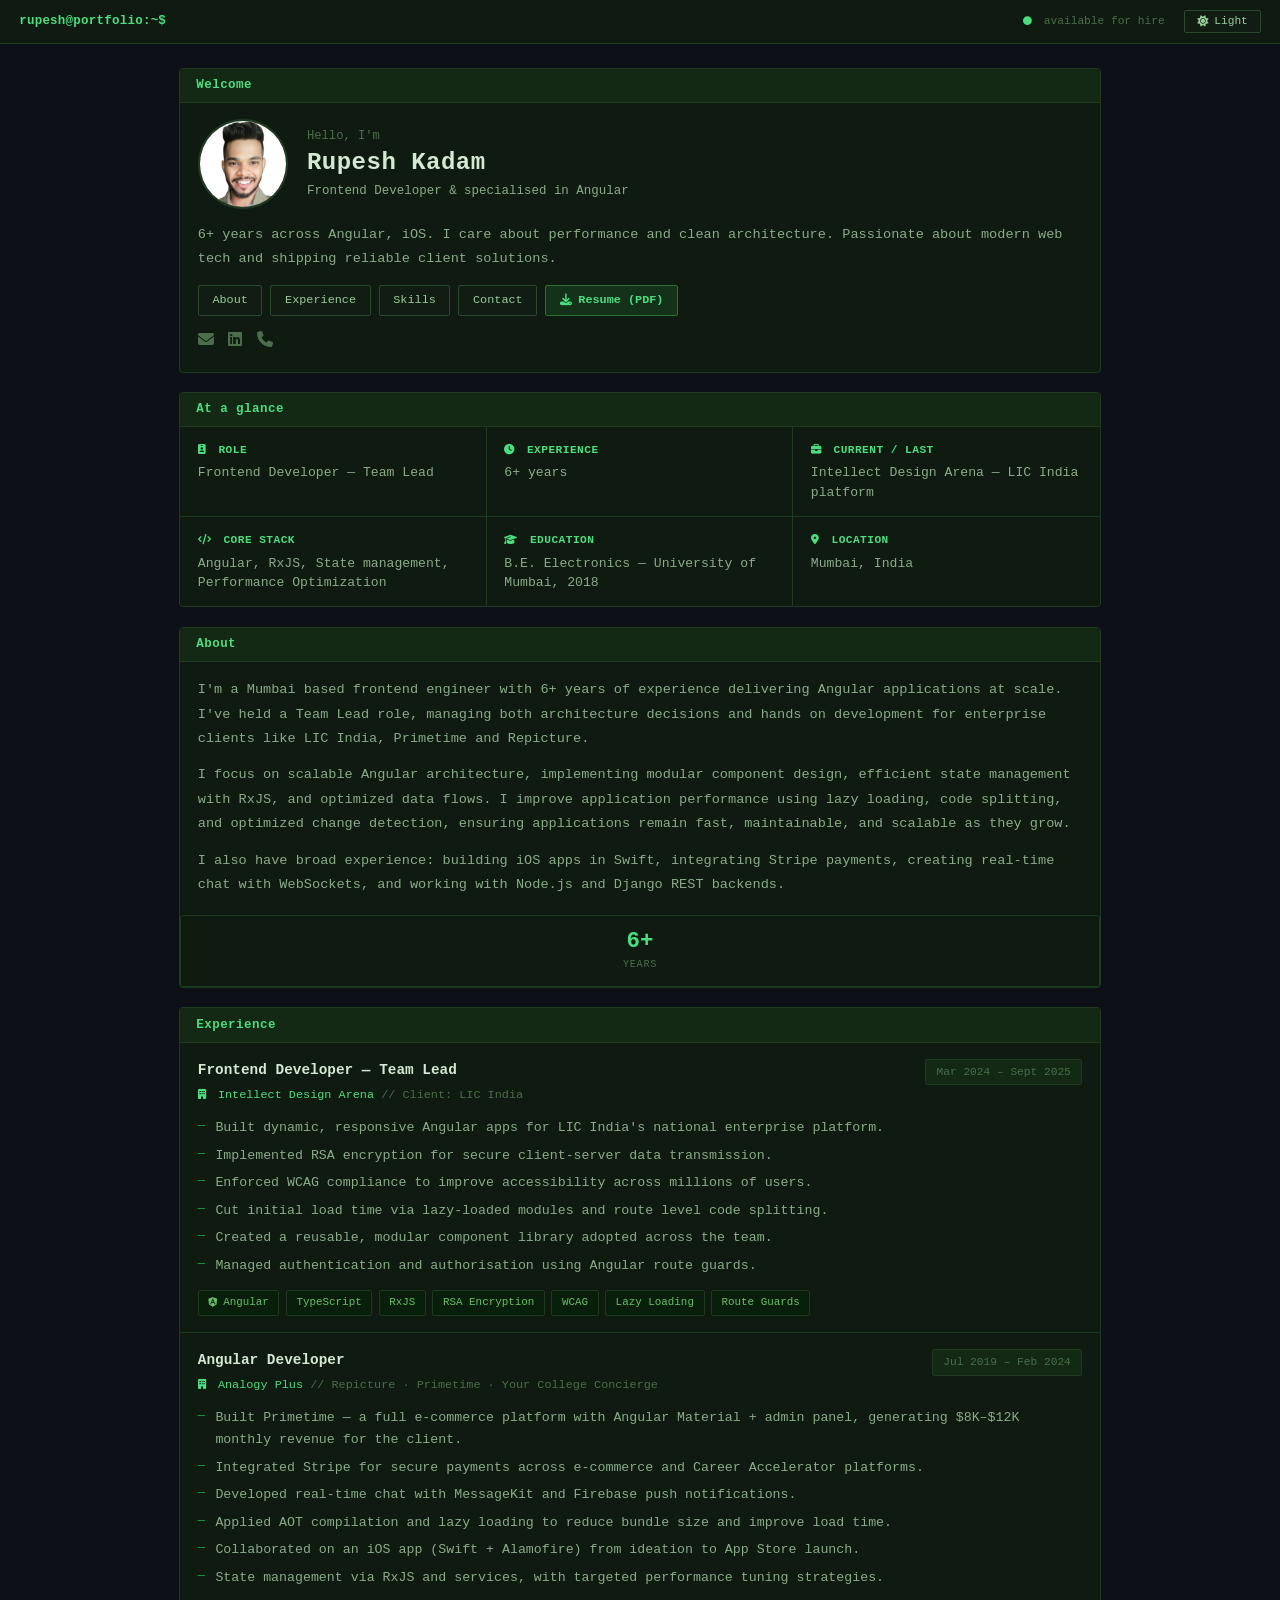
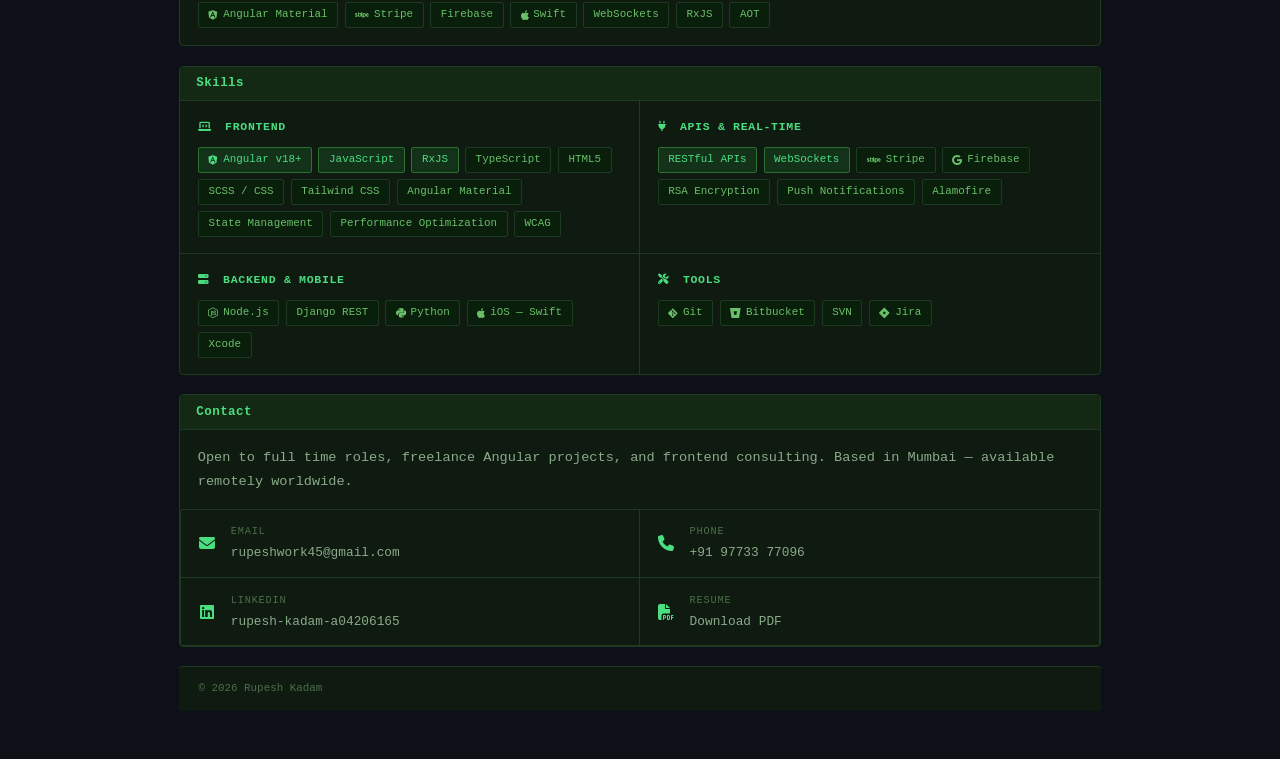
<file: index.html>
<!DOCTYPE html>
<html lang="en" data-theme="dark">

<head>
  <meta charset="UTF-8" />
  <meta name="viewport" content="width=device-width, initial-scale=1.0" />
  <link rel="icon" type="image/png" href="/favicon.png">
  <title>Rupesh Kadam — Senior Angular Developer</title>

  <meta name="description"
    content="Senior Frontend Developer with 6+ years across Angular and iOS. Experienced in scalable frontend architecture, RxJS state management, and performance optimization.">

  <!-- Open Graph -->
  <meta property="og:title" content="Rupesh Kadam — Senior Angular Developer">
  <meta property="og:site_name" content="Rupesh Kadam Portfolio">
  <meta property="og:description"
    content="Senior Frontend Developer with 6+ years across Angular and iOS. Expert in scalable frontend architecture, RxJS, and high-performance applications.">
  <meta property="og:type" content="website">
  <meta property="og:image:width" content="400">
  <meta property="og:image:height" content="400"> 
  <meta property="og:url" content="https://rupeshkadam.com">

  <meta property="og:image" content="https://rupeshkadam.com/rupesh.png">
  <meta property="og:image:secure_url" content="https://rupeshkadam.com/rupesh.png">
  <meta property="og:image:type" content="image/png">
  <meta property="og:image:width" content="400">
  <meta property="og:image:height" content="400">
 
  <!-- Twitter -->
  <meta name="twitter:card" content="summary_large_image">
  <meta name="twitter:title" content="Rupesh Kadam — Senior Angular Developer">
  <meta name="twitter:description"
    content="Senior Frontend Developer with 6+ years across Angular and iOS. Expert in scalable frontend architecture, RxJS, and high-performance applications.">
  <meta name="twitter:image" content="https://rupeshkadam.com/rupesh.png">
  <link rel="stylesheet" href="https://cdnjs.cloudflare.com/ajax/libs/font-awesome/6.5.1/css/all.min.css" />
  <link rel="stylesheet" href="style2.css" />
</head>

<body>
  <canvas id="matrix-bg"></canvas>
  <!-- ░░ HEADER BAR ░░ -->
  <div class="topbar">
    <span class="topbar-name">rupesh@portfolio:~$</span>
    <div class="topbar-right">
      <span class="topbar-status"><i class="fa-solid fa-circle"></i> available for hire</span>
      <button id="themeToggle" class="theme-toggle">
        <i class="fa-solid fa-sun" id="themeIcon"></i>
        <span id="themeLabel">Light</span>
      </button>
    </div>
  </div>

  <main>

    <!-- ░░ SECTION: WELCOME ░░ -->
    <section class="card" id="welcome">
      <div class="card-label">Welcome</div>
      <div class="welcome-top">
        <img src="rupesh.jpg" alt="Rupesh Kadam" class="avatar" />
        <div class="welcome-intro">
          <p class="hello-line">Hello, I'm</p>
          <h1 class="name">Rupesh Kadam</h1>
          <p class="tagline">Frontend Developer &amp; specialised in Angular</p>
        </div>
      </div>
      <p class="bio">
        6+ years across Angular, iOS. I care about performance and clean architecture. Passionate about modern web tech
        and shipping reliable client solutions.
      </p>
      <div class="btn-row">
        <a href="#about" class="btn">About</a>
        <a href="#experience" class="btn">Experience</a>
        <a href="#skills" class="btn">Skills</a>
        <a href="#contact" class="btn">Contact</a>
        <a href="rupeshresume2026.pdf" download class="btn btn-accent"><i class="fa-solid fa-download"></i> Resume
          (PDF)</a>
      </div>
      <div class="social-row">
        <a href="mailto:rupeshwork45@gmail.com" title="Email"><i class="fa-solid fa-envelope"></i></a>
        <a href="https://www.linkedin.com/in/rupesh-kadam-a04206165/" target="_blank" title="LinkedIn"><i
            class="fa-brands fa-linkedin"></i></a>
        <a href="tel:+919773377096" title="Phone"><i class="fa-solid fa-phone"></i></a>
      </div>
    </section>

    <!-- ░░ SECTION: AT A GLANCE ░░ -->
    <section class="card" id="glance">
      <div class="card-label">At a glance</div>
      <div class="glance-grid">
        <div class="glance-item">
          <span class="gi-key"><i class="fa-solid fa-id-badge"></i> Role</span>
          <span class="gi-val">Frontend Developer — Team Lead</span>
        </div>
        <div class="glance-item">
          <span class="gi-key"><i class="fa-solid fa-clock"></i> Experience</span>
          <span class="gi-val">6+ years</span>
        </div>
        <div class="glance-item">
          <span class="gi-key"><i class="fa-solid fa-briefcase"></i> Current / Last</span>
          <span class="gi-val">Intellect Design Arena — LIC India platform</span>
        </div>
        <div class="glance-item">
          <span class="gi-key"><i class="fa-solid fa-code"></i> Core Stack</span>
          <span class="gi-val">Angular, RxJS, State management, Performance Optimization</span>
        </div>
        <div class="glance-item">
          <span class="gi-key"><i class="fa-solid fa-graduation-cap"></i> Education</span>
          <span class="gi-val">B.E. Electronics — University of Mumbai, 2018</span>
        </div>
        <div class="glance-item">
          <span class="gi-key"><i class="fa-solid fa-location-dot"></i> Location</span>
          <span class="gi-val">Mumbai, India</span>
        </div>
      </div>
    </section>

    <!-- ░░ SECTION: ABOUT ░░ -->
    <section class="card" id="about">
      <div class="card-label">About</div>
      <p class="body-text">
        I'm a Mumbai based frontend engineer with 6+ years of experience delivering Angular applications at scale. I've
        held a Team Lead role, managing both architecture decisions and hands on development for enterprise clients like
        LIC India, Primetime and Repicture.
      </p>
      <p class="body-text">
        I focus on scalable Angular architecture, implementing modular component design, efficient state management with
        RxJS, and optimized data flows. I improve application performance using lazy loading, code splitting, and
        optimized change detection, ensuring applications remain fast, maintainable, and scalable as they grow.
      </p>
      <p class="body-text">
        I also have broad experience: building iOS apps in Swift, integrating Stripe payments, creating real-time chat
        with WebSockets, and working with Node.js and Django REST backends.
      </p>

      <div class="stats-row">
        <div class="stat">
          <span class="stat-n">6+</span>
          <span class="stat-l">Years</span>
        </div>
        <!-- <div class="stat-div"></div>
        <div class="stat">
          <span class="stat-n">5+</span>
          <span class="stat-l">Clients</span>
        </div> -->
        <!-- <div class="stat-div"></div>
        <div class="stat">
          <span class="stat-n">$12K</span>
          <span class="stat-l">Monthly Rev.</span>
        </div>
        <div class="stat-div"></div>
        <div class="stat">
          <span class="stat-n">2</span>
          <span class="stat-l">Platforms</span>
        </div> -->
      </div>
    </section>

    <!-- ░░ SECTION: EXPERIENCE ░░ -->
    <section class="card" id="experience">
      <div class="card-label">Experience</div>

      <div class="exp-block">
        <div class="exp-header">
          <div>
            <p class="exp-role">Frontend Developer — Team Lead</p>
            <p class="exp-company"><i class="fa-solid fa-building"></i> Intellect Design Arena <span>// Client: LIC
                India</span></p>
          </div>
          <span class="exp-period">Mar 2024 – Sept 2025</span>
        </div>
        <ul class="exp-list">
          <li>Built dynamic, responsive Angular apps for LIC India's national enterprise platform.</li>
          <li>Implemented RSA encryption for secure client-server data transmission.</li>
          <li>Enforced WCAG compliance to improve accessibility across millions of users.</li>
          <li>Cut initial load time via lazy-loaded modules and route level code splitting.</li>
          <li>Created a reusable, modular component library adopted across the team.</li>
          <li>Managed authentication and authorisation using Angular route guards.</li>
        </ul>
        <div class="tag-row">
          <span class="tag"><i class="fa-brands fa-angular"></i> Angular</span>
          <span class="tag">TypeScript</span>
          <span class="tag">RxJS</span>
          <span class="tag">RSA Encryption</span>
          <span class="tag">WCAG</span>
          <span class="tag">Lazy Loading</span>
          <span class="tag">Route Guards</span>
        </div>
      </div>

      <div class="exp-divider"></div>

      <div class="exp-block">
        <div class="exp-header">
          <div>
            <p class="exp-role">Angular Developer</p>
            <p class="exp-company"><i class="fa-solid fa-building"></i> Analogy Plus <span>// Repicture · Primetime ·
                Your College Concierge</span></p>
          </div>
          <span class="exp-period">Jul 2019 – Feb 2024</span>
        </div>
        <ul class="exp-list">
          <li>Built Primetime — a full e-commerce platform with Angular Material + admin panel, generating $8K–$12K
            monthly revenue for the client.</li>
          <li>Integrated Stripe for secure payments across e-commerce and Career Accelerator platforms.</li>
          <li>Developed real-time chat with MessageKit and Firebase push notifications.</li>
          <li>Applied AOT compilation and lazy loading to reduce bundle size and improve load time.</li>
          <li>Collaborated on an iOS app (Swift + Alamofire) from ideation to App Store launch.</li>
          <li>State management via RxJS and services, with targeted performance tuning strategies.</li>
        </ul>
        <div class="tag-row">
          <span class="tag"><i class="fa-brands fa-angular"></i> Angular Material</span>
          <span class="tag"><i class="fa-brands fa-stripe"></i> Stripe</span>
          <span class="tag">Firebase</span>
          <span class="tag"><i class="fa-brands fa-apple"></i> Swift</span>
          <span class="tag">WebSockets</span>
          <span class="tag">RxJS</span>
          <span class="tag">AOT</span>
        </div>
      </div>
    </section>

    <!-- ░░ SECTION: SKILLS ░░ -->
    <section class="card" id="skills">
      <div class="card-label">Skills</div>
      <div class="skills-grid">

        <div class="skill-group">
          <p class="sg-title"><i class="fa-solid fa-laptop-code"></i> Frontend</p>
          <div class="tag-row">
            <span class="tag accent"><i class="fa-brands fa-angular"></i> Angular v18+</span>
            <span class="tag accent">JavaScript</span>
            <span class="tag accent">RxJS</span>
            <span class="tag ">TypeScript</span>
            <span class="tag">HTML5</span>
            <span class="tag">SCSS / CSS</span>
            <span class="tag">Tailwind CSS</span>
            <span class="tag">Angular Material</span>
            <span class="tag">State Management</span>
            <span class="tag">Performance Optimization</span>
            <span class="tag">WCAG</span>
          </div>
        </div>

        <div class="skill-group">
          <p class="sg-title"><i class="fa-solid fa-plug"></i> APIs &amp; Real-Time</p>
          <div class="tag-row">
            <span class="tag accent">RESTful APIs</span>
            <span class="tag accent">WebSockets</span>
            <span class="tag"><i class="fa-brands fa-stripe"></i> Stripe</span>
            <span class="tag"><i class="fa-brands fa-google"></i> Firebase</span>
            <span class="tag">RSA Encryption</span>
            <span class="tag">Push Notifications</span>
            <span class="tag">Alamofire</span>
          </div>
        </div>

        <div class="skill-group">
          <p class="sg-title"><i class="fa-solid fa-server"></i> Backend &amp; Mobile</p>
          <div class="tag-row">
            <span class="tag"><i class="fa-brands fa-node-js"></i> Node.js</span>
            <span class="tag">Django REST</span>
            <span class="tag"><i class="fa-brands fa-python"></i> Python</span>
            <span class="tag"><i class="fa-brands fa-apple"></i> iOS — Swift</span>
            <span class="tag">Xcode</span>
          </div>
        </div>

        <div class="skill-group">
          <p class="sg-title"><i class="fa-solid fa-screwdriver-wrench"></i> Tools</p>
          <div class="tag-row">
            <span class="tag"><i class="fa-brands fa-git-alt"></i> Git</span>
            <span class="tag"><i class="fa-brands fa-bitbucket"></i> Bitbucket</span>
            <span class="tag">SVN</span>
            <span class="tag"><i class="fa-brands fa-jira"></i> Jira</span>
          </div>
        </div>

      </div>
    </section>

    <!-- ░░ SECTION: CONTACT ░░ -->
    <section class="card" id="contact">
      <div class="card-label">Contact</div>
      <p class="body-text">Open to full time roles, freelance Angular projects, and frontend consulting. Based in Mumbai
        — available remotely worldwide.</p>

      <div class="contact-grid">
        <a href="mailto:rupeshwork45@gmail.com" class="contact-item">
          <i class="fa-solid fa-envelope ci-icon"></i>
          <div>
            <span class="ci-label">Email</span>
            <span class="ci-val">rupeshwork45@gmail.com</span>
          </div>
        </a>
        <a href="tel:+919773377096" class="contact-item">
          <i class="fa-solid fa-phone ci-icon"></i>
          <div>
            <span class="ci-label">Phone</span>
            <span class="ci-val">+91 97733 77096</span>
          </div>
        </a>
        <a href="https://www.linkedin.com/in/rupesh-kadam-a04206165/" target="_blank" class="contact-item">
          <i class="fa-brands fa-linkedin ci-icon"></i>
          <div>
            <span class="ci-label">LinkedIn</span>
            <span class="ci-val">rupesh-kadam-a04206165</span>
          </div>
        </a>
        <a href="rupeshresume2026.pdf" download class="contact-item">
          <i class="fa-solid fa-file-pdf ci-icon"></i>
          <div>
            <span class="ci-label">Resume</span>
            <span class="ci-val">Download PDF</span>
          </div>
        </a>
      </div>
    </section>

    <!-- ░░ FOOTER ░░ -->
    <div class="footer">
      <span>© 2026 Rupesh Kadam</span>
      <!-- <span>Built with HTML · CSS · JS</span> -->
    </div>

  </main>

  <script src="main2.js"></script>
</body>

</html>
</file>
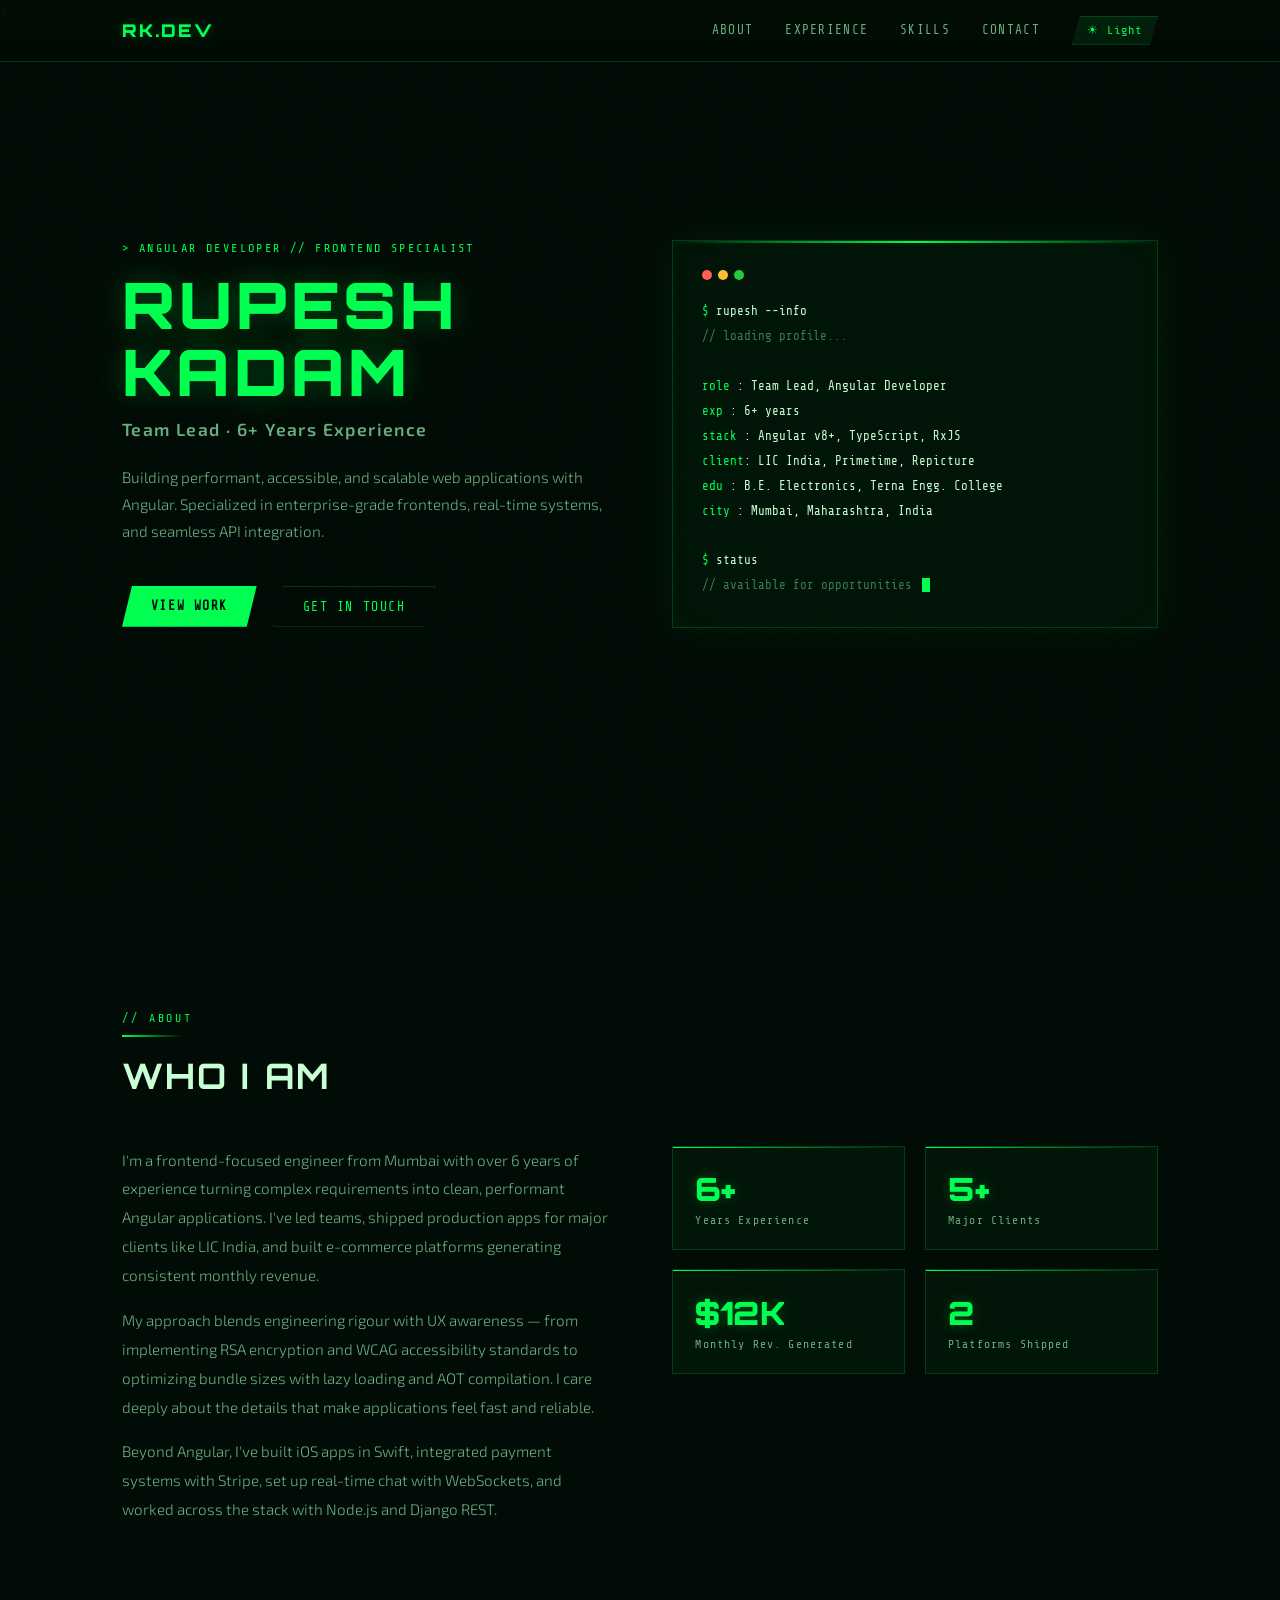
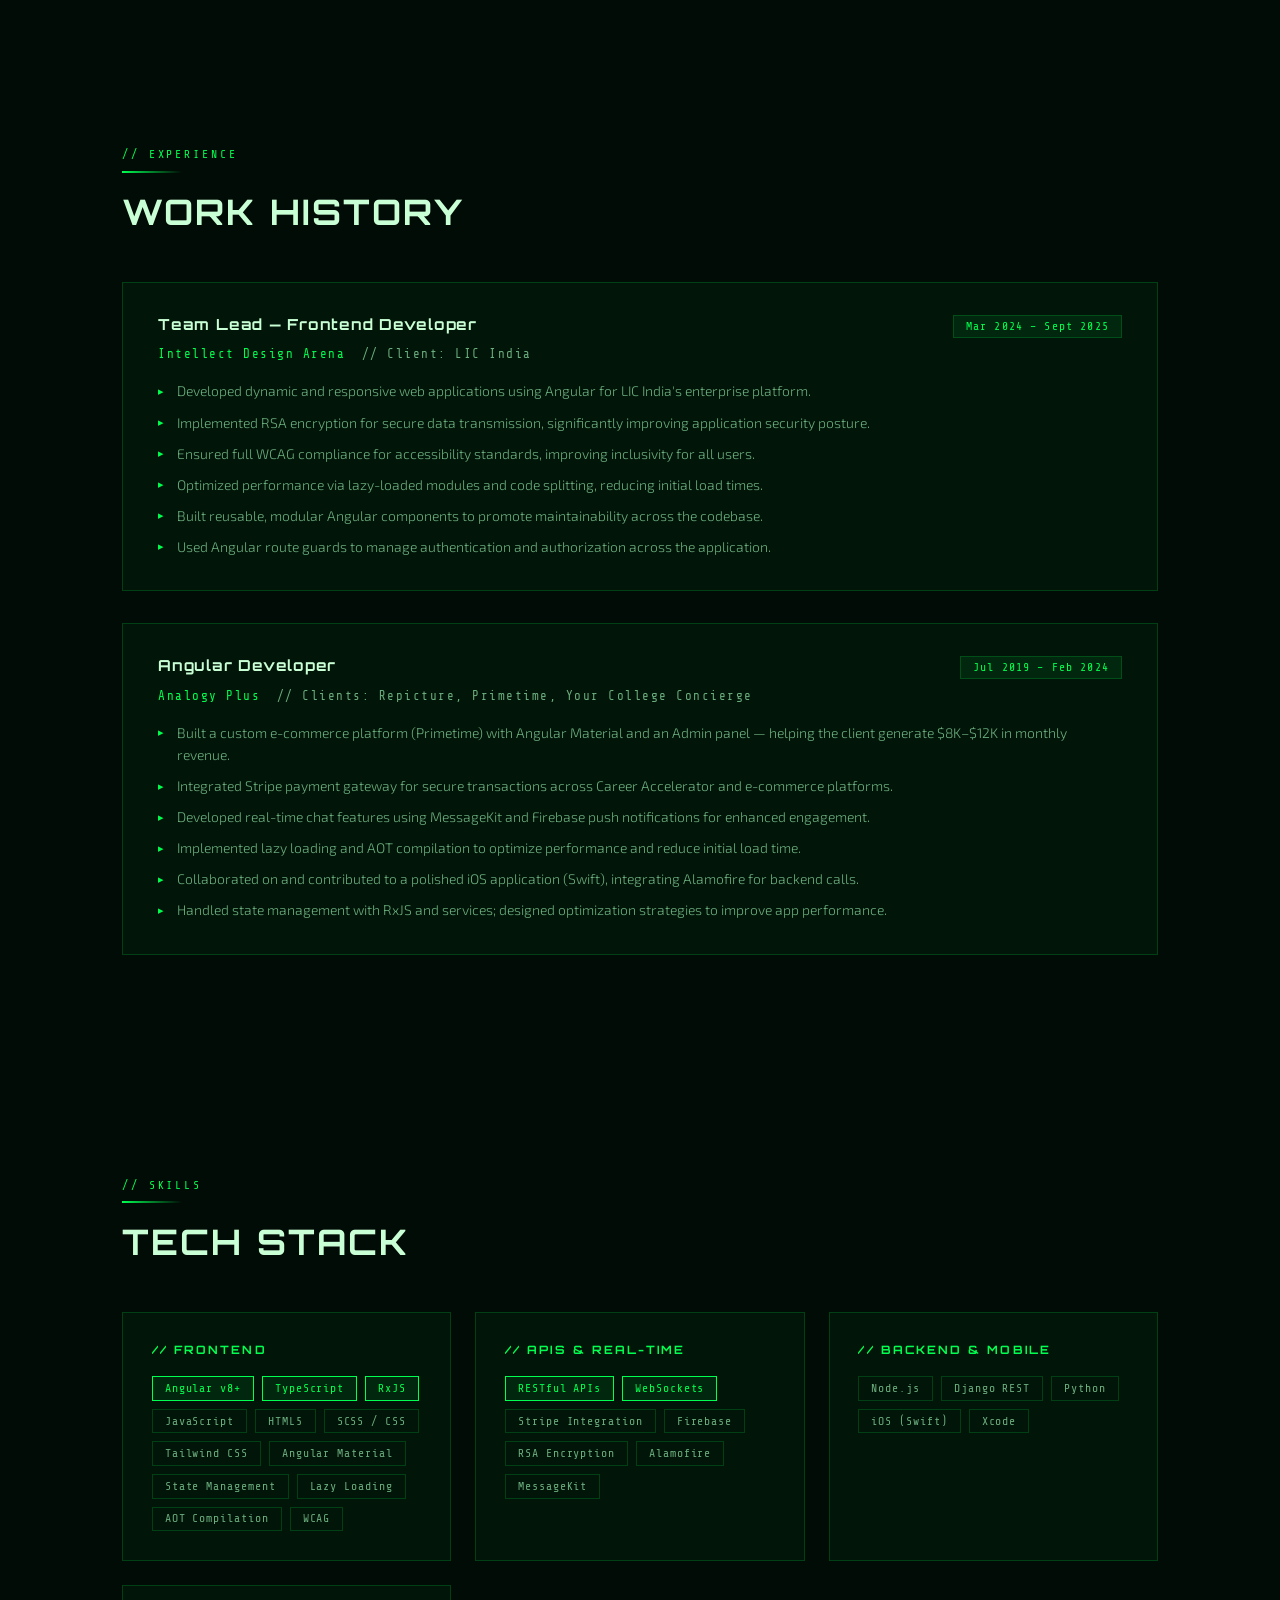
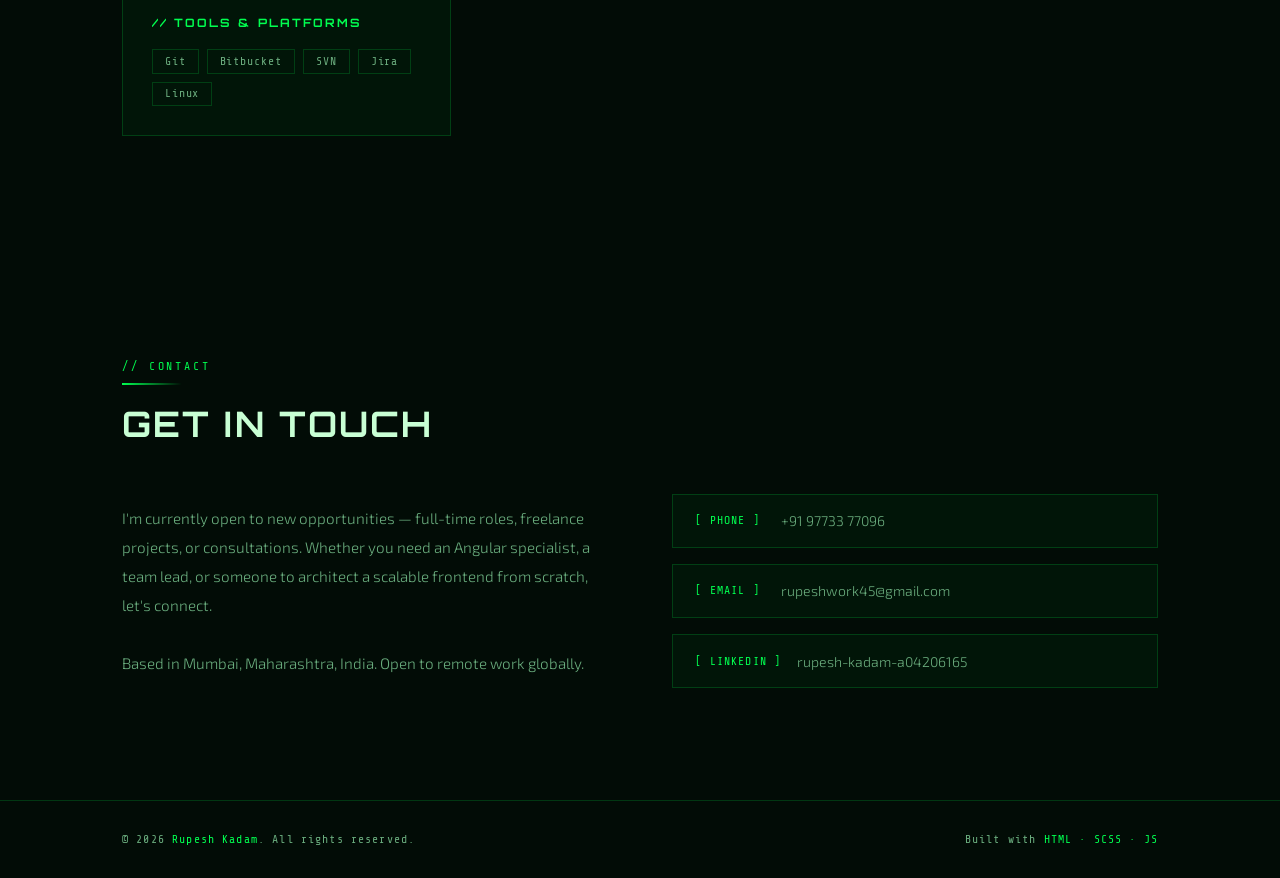
<file: indexmat.html>
<!DOCTYPE html>
<html lang="en" data-theme="dark">
<head>
  <meta charset="UTF-8" />
  <meta name="viewport" content="width=device-width, initial-scale=1.0"/>
  <title>Rupesh Kadam — Angular Developer</title>
  <link rel="preconnect" href="https://fonts.googleapis.com">
  <link href="https://fonts.googleapis.com/css2?family=Share+Tech+Mono&family=Orbitron:wght@400;700;900&family=Exo+2:wght@300;400;600&display=swap" rel="stylesheet">
  <style>
    :root {
      --bg: #020c06;
      --bg2: #040f08;
      --surface: rgba(0,255,80,0.04);
      --surface2: rgba(0,255,80,0.08);
      --border: rgba(0,255,80,0.18);
      --text: #c8ffd4;
      --text-dim: #6aad7e;
      --accent: #00ff50;
      --accent2: #00cc40;
      --glow: rgba(0,255,80,0.25);
      --glow2: rgba(0,255,80,0.08);
      --header-bg: rgba(2,12,6,0.92);
    }
    [data-theme="light"] {
      --bg: #f0fff4;
      --bg2: #e8fef0;
      --surface: rgba(0,120,40,0.06);
      --surface2: rgba(0,120,40,0.12);
      --border: rgba(0,120,40,0.2);
      --text: #0a2e14;
      --text-dim: #2d7a46;
      --accent: #007a28;
      --accent2: #005a1c;
      --glow: rgba(0,120,40,0.2);
      --glow2: rgba(0,120,40,0.06);
      --header-bg: rgba(240,255,244,0.94);
    }

    *, *::before, *::after { box-sizing: border-box; margin: 0; padding: 0; }

    html { scroll-behavior: smooth; }

    body {
      background: var(--bg);
      color: var(--text);
      font-family: 'Exo 2', sans-serif;
      font-weight: 300;
      overflow-x: hidden;
      transition: background 0.4s, color 0.4s;
    }

    /* ── MATRIX CANVAS ── */
    #matrix-bg {
      position: fixed;
      top: 0; left: 0;
      width: 100%; height: 100%;
      z-index: 0;
      opacity: 1;
      pointer-events: none;
    }

    /* ── NOISE OVERLAY ── */
    body::after {
      content: '';
      position: fixed;
      inset: 0;
      background-image: url("data:image/svg+xml,%3Csvg viewBox='0 0 256 256' xmlns='http://www.w3.org/2000/svg'%3E%3Cfilter id='noise'%3E%3CfeTurbulence type='fractalNoise' baseFrequency='0.9' numOctaves='4' stitchTiles='stitch'/%3E%3C/filter%3E%3Crect width='100%25' height='100%25' filter='url(%23noise)' opacity='0.03'/%3E%3C/svg%3E");
      pointer-events: none;
      z-index: 1;
      opacity: 0.4;
    }

    /* ── LAYOUT ── */
    .container {
      max-width: 1100px;
      margin: 0 auto;
      padding: 0 2rem;
      position: relative;
      z-index: 2;
    }

    /* ── HEADER ── */
    header {
      position: fixed;
      top: 0; left: 0; right: 0;
      z-index: 100;
      background: var(--header-bg);
      backdrop-filter: blur(12px);
      border-bottom: 1px solid var(--border);
      padding: 1rem 0;
      transition: background 0.4s;
    }
    header .inner {
      display: flex;
      align-items: center;
      justify-content: space-between;
      max-width: 1100px;
      margin: 0 auto;
      padding: 0 2rem;
    }
    .logo {
      font-family: 'Orbitron', monospace;
      font-weight: 900;
      font-size: 1.1rem;
      color: var(--accent);
      letter-spacing: 0.12em;
      text-shadow: 0 0 12px var(--glow);
    }
    nav { display: flex; align-items: center; gap: 2rem; }
    nav a {
      font-family: 'Share Tech Mono', monospace;
      font-size: 0.8rem;
      color: var(--text-dim);
      text-decoration: none;
      letter-spacing: 0.1em;
      text-transform: uppercase;
      transition: color 0.2s;
      position: relative;
    }
    nav a::after {
      content: '';
      position: absolute;
      bottom: -3px; left: 0; right: 0;
      height: 1px;
      background: var(--accent);
      transform: scaleX(0);
      transition: transform 0.25s;
    }
    nav a:hover { color: var(--accent); }
    nav a:hover::after { transform: scaleX(1); }

    /* Theme Toggle */
    .theme-btn {
      background: var(--surface2);
      border: 1px solid var(--border);
      color: var(--accent);
      font-family: 'Share Tech Mono', monospace;
      font-size: 0.75rem;
      padding: 0.4rem 0.9rem;
      cursor: pointer;
      letter-spacing: 0.1em;
      transition: all 0.2s;
      clip-path: polygon(8px 0%, 100% 0%, calc(100% - 8px) 100%, 0% 100%);
    }
    .theme-btn:hover {
      background: var(--accent);
      color: var(--bg);
      box-shadow: 0 0 18px var(--glow);
    }

    /* ── HERO ── */
    #hero {
      min-height: 100vh;
      display: flex;
      align-items: center;
      padding-top: 5rem;
    }
    .hero-inner {
      display: grid;
      grid-template-columns: 1fr 1fr;
      gap: 4rem;
      align-items: center;
    }
    .hero-badge {
      font-family: 'Share Tech Mono', monospace;
      font-size: 0.75rem;
      color: var(--accent);
      letter-spacing: 0.2em;
      text-transform: uppercase;
      margin-bottom: 1rem;
      opacity: 0;
      animation: fadeUp 0.6s 0.2s forwards;
    }
    .hero-badge::before { content: '> '; }
    .hero-name {
      font-family: 'Orbitron', monospace;
      font-weight: 900;
      font-size: clamp(2.4rem, 5vw, 4rem);
      line-height: 1.05;
      color: var(--accent);
      text-shadow: 0 0 30px var(--glow), 0 0 60px var(--glow2);
      letter-spacing: 0.06em;
      opacity: 0;
      animation: fadeUp 0.6s 0.35s forwards;
    }
    .hero-title {
      font-family: 'Exo 2', sans-serif;
      font-weight: 600;
      font-size: 1.1rem;
      color: var(--text-dim);
      letter-spacing: 0.08em;
      margin-top: 0.75rem;
      opacity: 0;
      animation: fadeUp 0.6s 0.5s forwards;
    }
    .hero-desc {
      margin-top: 1.5rem;
      font-size: 0.95rem;
      line-height: 1.8;
      color: var(--text-dim);
      opacity: 0;
      animation: fadeUp 0.6s 0.65s forwards;
    }
    .hero-ctas {
      display: flex;
      gap: 1rem;
      margin-top: 2.5rem;
      opacity: 0;
      animation: fadeUp 0.6s 0.8s forwards;
    }
    .btn-primary {
      font-family: 'Share Tech Mono', monospace;
      font-size: 0.82rem;
      letter-spacing: 0.12em;
      text-transform: uppercase;
      padding: 0.75rem 1.8rem;
      background: var(--accent);
      color: var(--bg);
      border: none;
      cursor: pointer;
      text-decoration: none;
      display: inline-block;
      clip-path: polygon(10px 0%, 100% 0%, calc(100% - 10px) 100%, 0% 100%);
      transition: all 0.2s;
      font-weight: 600;
    }
    .btn-primary:hover {
      background: var(--accent2);
      box-shadow: 0 0 24px var(--glow);
      transform: translateY(-2px);
    }
    .btn-secondary {
      font-family: 'Share Tech Mono', monospace;
      font-size: 0.82rem;
      letter-spacing: 0.12em;
      text-transform: uppercase;
      padding: 0.75rem 1.8rem;
      background: transparent;
      color: var(--accent);
      border: 1px solid var(--border);
      cursor: pointer;
      text-decoration: none;
      display: inline-block;
      clip-path: polygon(10px 0%, 100% 0%, calc(100% - 10px) 100%, 0% 100%);
      transition: all 0.2s;
    }
    .btn-secondary:hover {
      background: var(--surface2);
      border-color: var(--accent);
      box-shadow: 0 0 18px var(--glow2);
    }

    /* Hero right — terminal card */
    .terminal-card {
      background: var(--surface);
      border: 1px solid var(--border);
      padding: 1.8rem;
      position: relative;
      opacity: 0;
      animation: fadeUp 0.6s 0.5s forwards;
      box-shadow: 0 0 40px var(--glow2), inset 0 0 30px rgba(0,255,80,0.02);
    }
    .terminal-card::before {
      content: '';
      position: absolute;
      top: 0; left: 0; right: 0;
      height: 2px;
      background: linear-gradient(90deg, transparent, var(--accent), transparent);
    }
    .terminal-bar {
      display: flex;
      gap: 6px;
      margin-bottom: 1.2rem;
    }
    .t-dot {
      width: 10px; height: 10px;
      border-radius: 50%;
    }
    .t-dot:nth-child(1) { background: #ff5f57; }
    .t-dot:nth-child(2) { background: #febc2e; }
    .t-dot:nth-child(3) { background: #28c840; }
    .terminal-line {
      font-family: 'Share Tech Mono', monospace;
      font-size: 0.78rem;
      color: var(--text-dim);
      line-height: 2;
    }
    .terminal-line .cmd { color: var(--accent); }
    .terminal-line .val { color: var(--text); }
    .terminal-line .comment { color: #3d7a50; }
    .cursor-blink {
      display: inline-block;
      width: 8px; height: 14px;
      background: var(--accent);
      margin-left: 3px;
      vertical-align: text-bottom;
      animation: blink 1s step-end infinite;
    }

    /* ── SECTIONS ── */
    section { padding: 7rem 0; position: relative; z-index: 2; }
    .section-label {
      font-family: 'Share Tech Mono', monospace;
      font-size: 0.72rem;
      color: var(--accent);
      letter-spacing: 0.25em;
      text-transform: uppercase;
      margin-bottom: 0.6rem;
    }
    .section-label::before { content: '// '; }
    .section-title {
      font-family: 'Orbitron', monospace;
      font-weight: 700;
      font-size: clamp(1.5rem, 3vw, 2.2rem);
      color: var(--text);
      letter-spacing: 0.06em;
      margin-bottom: 3rem;
    }
    .section-divider {
      width: 60px; height: 2px;
      background: linear-gradient(90deg, var(--accent), transparent);
      margin-bottom: 1rem;
    }

    /* ── ABOUT ── */
    .about-grid {
      display: grid;
      grid-template-columns: 1fr 1fr;
      gap: 4rem;
      align-items: start;
    }
    .about-text {
      font-size: 0.95rem;
      line-height: 1.9;
      color: var(--text-dim);
    }
    .about-text p + p { margin-top: 1rem; }
    .about-stats {
      display: grid;
      grid-template-columns: 1fr 1fr;
      gap: 1.2rem;
    }
    .stat-card {
      background: var(--surface);
      border: 1px solid var(--border);
      padding: 1.4rem;
      position: relative;
      overflow: hidden;
      transition: border-color 0.2s, box-shadow 0.2s;
    }
    .stat-card::before {
      content: '';
      position: absolute;
      top: 0; left: 0; right: 0;
      height: 1px;
      background: linear-gradient(90deg, var(--accent), transparent);
    }
    .stat-card:hover {
      border-color: var(--accent);
      box-shadow: 0 0 20px var(--glow2);
    }
    .stat-num {
      font-family: 'Orbitron', monospace;
      font-size: 2rem;
      font-weight: 900;
      color: var(--accent);
      text-shadow: 0 0 12px var(--glow);
    }
    .stat-label {
      font-family: 'Share Tech Mono', monospace;
      font-size: 0.72rem;
      color: var(--text-dim);
      letter-spacing: 0.1em;
      margin-top: 0.3rem;
    }

    /* ── EXPERIENCE ── */
    .exp-list { display: flex; flex-direction: column; gap: 2rem; }
    .exp-card {
      background: var(--surface);
      border: 1px solid var(--border);
      padding: 2rem 2.2rem;
      position: relative;
      transition: border-color 0.2s, box-shadow 0.2s, transform 0.2s;
    }
    .exp-card::before {
      content: '';
      position: absolute;
      top: 0; left: 0;
      width: 3px; height: 100%;
      background: var(--accent);
      opacity: 0;
      transition: opacity 0.2s;
    }
    .exp-card:hover {
      border-color: var(--accent);
      box-shadow: 0 0 30px var(--glow2);
      transform: translateX(4px);
    }
    .exp-card:hover::before { opacity: 1; }
    .exp-header {
      display: flex;
      justify-content: space-between;
      align-items: flex-start;
      flex-wrap: wrap;
      gap: 0.5rem;
      margin-bottom: 0.6rem;
    }
    .exp-role {
      font-family: 'Orbitron', monospace;
      font-size: 0.95rem;
      font-weight: 700;
      color: var(--text);
      letter-spacing: 0.05em;
    }
    .exp-period {
      font-family: 'Share Tech Mono', monospace;
      font-size: 0.72rem;
      color: var(--accent);
      letter-spacing: 0.1em;
      background: var(--surface2);
      padding: 0.25rem 0.75rem;
      border: 1px solid var(--border);
    }
    .exp-company {
      font-family: 'Share Tech Mono', monospace;
      font-size: 0.78rem;
      color: var(--accent);
      letter-spacing: 0.12em;
      margin-bottom: 1.2rem;
    }
    .exp-company span {
      color: var(--text-dim);
      margin-left: 0.5rem;
    }
    .exp-points {
      list-style: none;
      display: flex;
      flex-direction: column;
      gap: 0.55rem;
    }
    .exp-points li {
      font-size: 0.87rem;
      color: var(--text-dim);
      line-height: 1.6;
      padding-left: 1.2rem;
      position: relative;
    }
    .exp-points li::before {
      content: '▸';
      position: absolute;
      left: 0;
      color: var(--accent);
      font-size: 0.7rem;
      top: 0.12em;
    }

    /* ── SKILLS ── */
    .skills-grid {
      display: grid;
      grid-template-columns: repeat(auto-fit, minmax(300px, 1fr));
      gap: 1.5rem;
    }
    .skill-group {
      background: var(--surface);
      border: 1px solid var(--border);
      padding: 1.8rem;
      position: relative;
      transition: box-shadow 0.2s;
    }
    .skill-group::after {
      content: '';
      position: absolute;
      bottom: 0; left: 0; right: 0;
      height: 1px;
      background: linear-gradient(90deg, transparent, var(--accent), transparent);
      opacity: 0;
      transition: opacity 0.2s;
    }
    .skill-group:hover {
      box-shadow: 0 0 25px var(--glow2);
    }
    .skill-group:hover::after { opacity: 1; }
    .skill-group-title {
      font-family: 'Orbitron', monospace;
      font-size: 0.72rem;
      font-weight: 700;
      color: var(--accent);
      letter-spacing: 0.18em;
      text-transform: uppercase;
      margin-bottom: 1.2rem;
    }
    .skill-tags {
      display: flex;
      flex-wrap: wrap;
      gap: 0.5rem;
    }
    .skill-tag {
      font-family: 'Share Tech Mono', monospace;
      font-size: 0.72rem;
      color: var(--text-dim);
      border: 1px solid var(--border);
      padding: 0.3rem 0.75rem;
      letter-spacing: 0.08em;
      transition: all 0.2s;
      cursor: default;
    }
    .skill-tag:hover {
      border-color: var(--accent);
      color: var(--accent);
      background: var(--surface2);
      box-shadow: 0 0 10px var(--glow2);
    }
    .skill-tag.highlight {
      border-color: var(--accent);
      color: var(--accent);
      background: var(--surface2);
    }

    /* ── CONTACT ── */
    .contact-grid {
      display: grid;
      grid-template-columns: 1fr 1fr;
      gap: 4rem;
      align-items: center;
    }
    .contact-text {
      font-size: 0.95rem;
      line-height: 1.9;
      color: var(--text-dim);
    }
    .contact-links {
      display: flex;
      flex-direction: column;
      gap: 1rem;
    }
    .contact-item {
      display: flex;
      align-items: center;
      gap: 1rem;
      background: var(--surface);
      border: 1px solid var(--border);
      padding: 1.1rem 1.4rem;
      text-decoration: none;
      color: var(--text);
      transition: all 0.2s;
      position: relative;
      overflow: hidden;
    }
    .contact-item::before {
      content: '';
      position: absolute;
      left: 0; top: 0; bottom: 0;
      width: 3px;
      background: var(--accent);
      transform: scaleY(0);
      transition: transform 0.2s;
    }
    .contact-item:hover {
      border-color: var(--accent);
      box-shadow: 0 0 20px var(--glow2);
      transform: translateX(4px);
    }
    .contact-item:hover::before { transform: scaleY(1); }
    .contact-icon {
      font-family: 'Share Tech Mono', monospace;
      font-size: 0.72rem;
      color: var(--accent);
      letter-spacing: 0.1em;
      min-width: 70px;
    }
    .contact-val {
      font-size: 0.88rem;
      color: var(--text-dim);
    }

    /* ── FOOTER ── */
    footer {
      border-top: 1px solid var(--border);
      padding: 2rem 0;
      position: relative;
      z-index: 2;
    }
    footer .inner {
      max-width: 1100px;
      margin: 0 auto;
      padding: 0 2rem;
      display: flex;
      justify-content: space-between;
      align-items: center;
    }
    footer p {
      font-family: 'Share Tech Mono', monospace;
      font-size: 0.72rem;
      color: var(--text-dim);
      letter-spacing: 0.1em;
    }
    footer span { color: var(--accent); }

    /* ── ANIMATIONS ── */
    @keyframes fadeUp {
      from { opacity: 0; transform: translateY(20px); }
      to { opacity: 1; transform: translateY(0); }
    }
    @keyframes blink {
      0%, 100% { opacity: 1; }
      50% { opacity: 0; }
    }

    /* scroll reveal */
    .reveal {
      opacity: 0;
      transform: translateY(30px);
      transition: opacity 0.7s ease, transform 0.7s ease;
    }
    .reveal.visible {
      opacity: 1;
      transform: none;
    }

    /* ── RESPONSIVE ── */
    @media (max-width: 768px) {
      .hero-inner, .about-grid, .contact-grid { grid-template-columns: 1fr; gap: 2rem; }
      nav a { display: none; }
      .hero-name { font-size: 2rem; }
      .about-stats { grid-template-columns: 1fr 1fr; }
    }
  </style>
</head>
<body>

<canvas id="matrix-bg"></canvas>

<!-- HEADER -->
<header>
  <div class="inner">
    <div class="logo">RK.DEV</div>
    <nav>
      <a href="#about">About</a>
      <a href="#experience">Experience</a>
      <a href="#skills">Skills</a>
      <a href="#contact">Contact</a>
      <button class="theme-btn" id="themeToggle">☀ Light</button>
    </nav>
  </div>
</header>

<!-- HERO -->
<section id="hero">
  <div class="container">
    <div class="hero-inner">
      <div>
        <div class="hero-badge">Angular Developer // Frontend Specialist</div>
        <h1 class="hero-name">RUPESH<br>KADAM</h1>
        <div class="hero-title">Team Lead · 6+ Years Experience</div>
        <p class="hero-desc">
          Building performant, accessible, and scalable web applications with Angular.
          Specialized in enterprise-grade frontends, real-time systems, and seamless API integration.
        </p>
        <div class="hero-ctas">
          <a href="#experience" class="btn-primary">View Work</a>
          <a href="#contact" class="btn-secondary">Get In Touch</a>
        </div>
      </div>
      <div class="terminal-card">
        <div class="terminal-bar">
          <span class="t-dot"></span>
          <span class="t-dot"></span>
          <span class="t-dot"></span>
        </div>
        <div class="terminal-line"><span class="cmd">$</span> <span class="val">rupesh --info</span></div>
        <div class="terminal-line"><span class="comment">// loading profile...</span></div>
        <div class="terminal-line">&nbsp;</div>
        <div class="terminal-line"><span class="cmd">role</span>  <span class="val">: Team Lead, Angular Developer</span></div>
        <div class="terminal-line"><span class="cmd">exp   </span><span class="val">: 6+ years</span></div>
        <div class="terminal-line"><span class="cmd">stack </span><span class="val">: Angular v8+, TypeScript, RxJS</span></div>
        <div class="terminal-line"><span class="cmd">client</span><span class="val">: LIC India, Primetime, Repicture</span></div>
        <div class="terminal-line"><span class="cmd">edu   </span><span class="val">: B.E. Electronics, Terna Engg. College</span></div>
        <div class="terminal-line"><span class="cmd">city  </span><span class="val">: Mumbai, Maharashtra, India</span></div>
        <div class="terminal-line">&nbsp;</div>
        <div class="terminal-line"><span class="cmd">$</span> <span class="val">status</span></div>
        <div class="terminal-line"><span class="comment">// available for opportunities</span> <span class="cursor-blink"></span></div>
      </div>
    </div>
  </div>
</section>

<!-- ABOUT -->
<section id="about">
  <div class="container">
    <div class="reveal">
      <div class="section-label">About</div>
      <div class="section-divider"></div>
      <h2 class="section-title">WHO I AM</h2>
    </div>
    <div class="about-grid reveal">
      <div class="about-text">
        <p>
          I'm a frontend-focused engineer from Mumbai with over 6 years of experience turning complex requirements into clean, performant Angular applications. I've led teams, shipped production apps for major clients like LIC India, and built e-commerce platforms generating consistent monthly revenue.
        </p>
        <p>
          My approach blends engineering rigour with UX awareness — from implementing RSA encryption and WCAG accessibility standards to optimizing bundle sizes with lazy loading and AOT compilation. I care deeply about the details that make applications feel fast and reliable.
        </p>
        <p>
          Beyond Angular, I've built iOS apps in Swift, integrated payment systems with Stripe, set up real-time chat with WebSockets, and worked across the stack with Node.js and Django REST.
        </p>
      </div>
      <div class="about-stats">
        <div class="stat-card">
          <div class="stat-num">6+</div>
          <div class="stat-label">Years Experience</div>
        </div>
        <div class="stat-card">
          <div class="stat-num">5+</div>
          <div class="stat-label">Major Clients</div>
        </div>
        <div class="stat-card">
          <div class="stat-num">$12K</div>
          <div class="stat-label">Monthly Rev. Generated</div>
        </div>
        <div class="stat-card">
          <div class="stat-num">2</div>
          <div class="stat-label">Platforms Shipped</div>
        </div>
      </div>
    </div>
  </div>
</section>

<!-- EXPERIENCE -->
<section id="experience">
  <div class="container">
    <div class="reveal">
      <div class="section-label">Experience</div>
      <div class="section-divider"></div>
      <h2 class="section-title">WORK HISTORY</h2>
    </div>
    <div class="exp-list">
      <div class="exp-card reveal">
        <div class="exp-header">
          <div class="exp-role">Team Lead — Frontend Developer</div>
          <div class="exp-period">Mar 2024 – Sept 2025</div>
        </div>
        <div class="exp-company">Intellect Design Arena <span>// Client: LIC India</span></div>
        <ul class="exp-points">
          <li>Developed dynamic and responsive web applications using Angular for LIC India's enterprise platform.</li>
          <li>Implemented RSA encryption for secure data transmission, significantly improving application security posture.</li>
          <li>Ensured full WCAG compliance for accessibility standards, improving inclusivity for all users.</li>
          <li>Optimized performance via lazy-loaded modules and code splitting, reducing initial load times.</li>
          <li>Built reusable, modular Angular components to promote maintainability across the codebase.</li>
          <li>Used Angular route guards to manage authentication and authorization across the application.</li>
        </ul>
      </div>
      <div class="exp-card reveal">
        <div class="exp-header">
          <div class="exp-role">Angular Developer</div>
          <div class="exp-period">Jul 2019 – Feb 2024</div>
        </div>
        <div class="exp-company">Analogy Plus <span>// Clients: Repicture, Primetime, Your College Concierge</span></div>
        <ul class="exp-points">
          <li>Built a custom e-commerce platform (Primetime) with Angular Material and an Admin panel — helping the client generate $8K–$12K in monthly revenue.</li>
          <li>Integrated Stripe payment gateway for secure transactions across Career Accelerator and e-commerce platforms.</li>
          <li>Developed real-time chat features using MessageKit and Firebase push notifications for enhanced engagement.</li>
          <li>Implemented lazy loading and AOT compilation to optimize performance and reduce initial load time.</li>
          <li>Collaborated on and contributed to a polished iOS application (Swift), integrating Alamofire for backend calls.</li>
          <li>Handled state management with RxJS and services; designed optimization strategies to improve app performance.</li>
        </ul>
      </div>
    </div>
  </div>
</section>

<!-- SKILLS -->
<section id="skills">
  <div class="container">
    <div class="reveal">
      <div class="section-label">Skills</div>
      <div class="section-divider"></div>
      <h2 class="section-title">TECH STACK</h2>
    </div>
    <div class="skills-grid reveal">
      <div class="skill-group">
        <div class="skill-group-title">// Frontend</div>
        <div class="skill-tags">
          <span class="skill-tag highlight">Angular v8+</span>
          <span class="skill-tag highlight">TypeScript</span>
          <span class="skill-tag highlight">RxJS</span>
          <span class="skill-tag">JavaScript</span>
          <span class="skill-tag">HTML5</span>
          <span class="skill-tag">SCSS / CSS</span>
          <span class="skill-tag">Tailwind CSS</span>
          <span class="skill-tag">Angular Material</span>
          <span class="skill-tag">State Management</span>
          <span class="skill-tag">Lazy Loading</span>
          <span class="skill-tag">AOT Compilation</span>
          <span class="skill-tag">WCAG</span>
        </div>
      </div>
      <div class="skill-group">
        <div class="skill-group-title">// APIs & Real-Time</div>
        <div class="skill-tags">
          <span class="skill-tag highlight">RESTful APIs</span>
          <span class="skill-tag highlight">WebSockets</span>
          <span class="skill-tag">Stripe Integration</span>
          <span class="skill-tag">Firebase</span>
          <span class="skill-tag">RSA Encryption</span>
          <span class="skill-tag">Alamofire</span>
          <span class="skill-tag">MessageKit</span>
        </div>
      </div>
      <div class="skill-group">
        <div class="skill-group-title">// Backend & Mobile</div>
        <div class="skill-tags">
          <span class="skill-tag">Node.js</span>
          <span class="skill-tag">Django REST</span>
          <span class="skill-tag">Python</span>
          <span class="skill-tag">iOS (Swift)</span>
          <span class="skill-tag">Xcode</span>
        </div>
      </div>
      <div class="skill-group">
        <div class="skill-group-title">// Tools & Platforms</div>
        <div class="skill-tags">
          <span class="skill-tag">Git</span>
          <span class="skill-tag">Bitbucket</span>
          <span class="skill-tag">SVN</span>
          <span class="skill-tag">Jira</span>
          <span class="skill-tag">Linux</span>
        </div>
      </div>
    </div>
  </div>
</section>

<!-- CONTACT -->
<section id="contact">
  <div class="container">
    <div class="reveal">
      <div class="section-label">Contact</div>
      <div class="section-divider"></div>
      <h2 class="section-title">GET IN TOUCH</h2>
    </div>
    <div class="contact-grid reveal">
      <div class="contact-text">
        <p>
          I'm currently open to new opportunities — full-time roles, freelance projects, or consultations. Whether you need an Angular specialist, a team lead, or someone to architect a scalable frontend from scratch, let's connect.
        </p>
        <br>
        <p>Based in Mumbai, Maharashtra, India. Open to remote work globally.</p>
      </div>
      <div class="contact-links">
        <a href="tel:+919773377096" class="contact-item">
          <span class="contact-icon">[ PHONE ]</span>
          <span class="contact-val">+91 97733 77096</span>
        </a>
        <a href="mailto:rupeshwork45@gmail.com" class="contact-item">
          <span class="contact-icon">[ EMAIL ]</span>
          <span class="contact-val">rupeshwork45@gmail.com</span>
        </a>
        <a href="https://www.linkedin.com/in/rupesh-kadam-a04206165/" target="_blank" class="contact-item">
          <span class="contact-icon">[ LINKEDIN ]</span>
          <span class="contact-val">rupesh-kadam-a04206165</span>
        </a>
      </div>
    </div>
  </div>
</section>

<!-- FOOTER -->
<footer>
  <div class="inner">
    <p>© 2026 <span>Rupesh Kadam</span>. All rights reserved.</p>
    <p>Built with <span>HTML · SCSS · JS</span></p>
  </div>
</footer>

<script>
  /* ── MATRIX RAIN ── */
  const canvas = document.getElementById('matrix-bg');
  const ctx = canvas.getContext('2d');
  let W, H, cols, drops;
  const chars = 'アイウエオカキクケコサシスセソタチツテトナニヌネノABCDEFGHIJKLMNOPQRSTUVWXYZ0123456789@#$%&';

  function initMatrix() {
    W = canvas.width = window.innerWidth;
    H = canvas.height = window.innerHeight;
    cols = Math.floor(W / 18);
    drops = Array(cols).fill(1);
  }

  function getMatrixColor() {
    return document.documentElement.getAttribute('data-theme') === 'light'
      ? 'rgba(0,100,30,0.85)'
      : 'rgba(0,255,80,0.85)';
  }
  function getBgClear() {
    return document.documentElement.getAttribute('data-theme') === 'light'
      ? 'rgba(240,255,244,0.06)'
      : 'rgba(2,12,6,0.06)';
  }

  function drawMatrix() {
    ctx.fillStyle = getBgClear();
    ctx.fillRect(0, 0, W, H);
    ctx.fillStyle = getMatrixColor();
    ctx.font = '14px Share Tech Mono';
    drops.forEach((y, i) => {
      const ch = chars[Math.floor(Math.random() * chars.length)];
      ctx.fillText(ch, i * 18, y * 18);
      if (y * 18 > H && Math.random() > 0.975) drops[i] = 0;
      drops[i]++;
    });
  }

  initMatrix();
  window.addEventListener('resize', initMatrix);
  setInterval(drawMatrix, 45);

  /* ── THEME TOGGLE ── */
  const toggleBtn = document.getElementById('themeToggle');
  toggleBtn.addEventListener('click', () => {
    const root = document.documentElement;
    const isLight = root.getAttribute('data-theme') === 'light';
    root.setAttribute('data-theme', isLight ? 'dark' : 'light');
    toggleBtn.textContent = isLight ? '☀ Light' : '🌙 Dark';
  });

  /* ── SCROLL REVEAL ── */
  const revealEls = document.querySelectorAll('.reveal');
  const observer = new IntersectionObserver((entries) => {
    entries.forEach((entry, i) => {
      if (entry.isIntersecting) {
        setTimeout(() => entry.target.classList.add('visible'), i * 80);
        observer.unobserve(entry.target);
      }
    });
  }, { threshold: 0.1 });
  revealEls.forEach(el => observer.observe(el));
</script>
</body>
</html>
</file>
<file: style2.css>
/* =====================================================
   RUPESH KADAM — Terminal Card Style Portfolio
   Font: Menlo, Consolas, monospace throughout
   ===================================================== */

/* ── VARIABLES ── */
:root {
  --bg:          #0d1117;
  --card-bg:     #0f1b10;
  --card-border: #1e3a20;
  --label-bg:    #132914;
  --label-text:  #4ade80;
  --text:        #d4e8d4;
  --text-dim:    #8aab8a;
  --text-muted:  #4a6e4a;
  --accent:      #4ade80;
  --accent-dim:  #16a34a;
  --tag-bg:      #0a1f0b;
  --tag-border:  #1e3a20;
  --tag-text:    #6abf6a;
  --tag-acc-bg:  #14321a;
  --tag-acc-bdr: #2e6e30;
  --tag-acc-txt: #4ade80;
  --btn-bg:      #111c12;
  --btn-border:  #2a4a2c;
  --btn-text:    #9acd9a;
  --mono:        Menlo, Consolas, 'Courier New', monospace;
}

[data-theme="light"] {
  --bg:          #f0f7f0;
  --card-bg:     #ffffff;
  --card-border: #b8d8b8;
  --label-bg:    #e0f0e0;
  --label-text:  #166534;
  --text:        #0a1f0a;
  --text-dim:    #2d5a2d;
  --text-muted:  #6a9a6a;
  --accent:      #16a34a;
  --accent-dim:  #15803d;
  --tag-bg:      #f0faf0;
  --tag-border:  #a8d0a8;
  --tag-text:    #1e6e1e;
  --tag-acc-bg:  #dcf5e0;
  --tag-acc-bdr: #6abf6a;
  --tag-acc-txt: #14532d;
  --btn-bg:      #f4fbf4;
  --btn-border:  #9acc9a;
  --btn-text:    #1e5a1e;
}

/* ── RESET ── */
*, *::before, *::after { box-sizing: border-box; margin: 0; padding: 0; }
html { scroll-behavior: smooth; }

body {
  background: var(--bg);
  color: var(--text);
  font-family: var(--mono);
  font-size: 14px;
  line-height: 1.65;
  transition: background 0.3s, color 0.3s;
}

a { text-decoration: none; color: inherit; }

/* ── MATRIX BACKGROUND ── */
#matrix-bg {
  position: fixed;
  top: 0; left: 0;
  width: 100%; height: 100%;
  z-index: 0;
  pointer-events: none;
  opacity: 0.4;
  transition: opacity 0.4s;
}
[data-theme="light"] #matrix-bg { opacity: 0.035; }

/* push all content above canvas */
.topbar, main { position: relative; z-index: 1; }

/* ── TOPBAR ── */
.topbar {
  position: sticky;
  top: 0;
  z-index: 100;
  background: var(--card-bg);
  border-bottom: 1px solid var(--card-border);
  display: flex;
  align-items: center;
  flex-wrap: wrap;
  justify-content: space-between;
  padding: 0.6rem 1.2rem;
  font-family: var(--mono);
  font-size: 0.78rem;
}
.topbar-name {
  color: var(--accent);
  font-weight: 700;
  letter-spacing: 0.02em;
}
.topbar-right {
  display: flex;
  align-items: center;
  gap: 1.2rem;
}
.topbar-status {
  font-size: 0.7rem;
  color: var(--text-muted);
}
.topbar-status i {
  color: var(--accent);
  font-size: 0.55rem;
  margin-right: 5px;
  animation: pulse 2s infinite;
}
@keyframes pulse {
  0%, 100% { opacity: 1; }
  50%       { opacity: 0.3; }
}

.theme-toggle {
  background: var(--btn-bg);
  border: 1px solid var(--btn-border);
  color: var(--btn-text);
  font-family: var(--mono);
  font-size: 0.7rem;
  padding: 0.3rem 0.75rem;
  cursor: pointer;
  display: flex;
  align-items: center;
  gap: 0.4rem;
  transition: all 0.2s;
  border-radius: 2px;
}
.theme-toggle:hover {
  border-color: var(--accent);
  color: var(--accent);
}

/* ── MAIN LAYOUT ── */
main {
  max-width: 960px;
  margin: 0 auto;
  padding: 1.5rem 1.2rem 3rem;
  display: flex;
  flex-direction: column;
  gap: 1.2rem;
}

/* ── CARD ── */
.card {
  background: var(--card-bg);
  border: 1px solid var(--card-border);
  border-radius: 4px;
  overflow: hidden;
}

.card-label {
  background: var(--label-bg);
  color: var(--label-text);
  font-family: var(--mono);
  font-size: 0.78rem;
  font-weight: 700;
  letter-spacing: 0.04em;
  padding: 0.4rem 1rem;
  border-bottom: 1px solid var(--card-border);
}

/* card inner padding wrapper */
.card > *:not(.card-label) {
  padding-left: 1.1rem;
  padding-right: 1.1rem;
}
.card > *:nth-child(2) { padding-top: 1rem; }
.card > *:last-child   { padding-bottom: 1.1rem; }

/* ── WELCOME ── */
.welcome-top {
  display: flex;
  align-items: center;
  gap: 1.2rem;
  padding-top: 1rem !important;
}
.avatar {
  width: 90px;
  height: 90px;
  border-radius: 50%;
  border: 2px solid var(--card-border);
  object-fit: cover;
  object-position: center top;
  flex-shrink: 0;
}
.welcome-intro { display: flex; flex-direction: column; gap: 0.2rem; }
.hello-line {
  font-size: 0.76rem;
  color: var(--text-muted);
  padding: 0 !important;
}
.name {
  font-size: 1.5rem;
  font-weight: 700;
  color: var(--text);
  line-height: 1.2;
  letter-spacing: 0.02em;
  padding: 0 !important;
}
.tagline {
  font-size: 0.78rem;
  color: var(--text-dim);
  padding: 0 !important;
}

.bio {
  font-size: 0.85rem;
  color: var(--text-dim);
  line-height: 1.75;
  margin-top: 0.85rem;
  padding-top: 0 !important;
}

/* ── BUTTONS ── */
.btn-row {
  display: flex;
  flex-wrap: wrap;
  gap: 0.5rem;
  margin-top: 0.9rem;
  padding-top: 0 !important;
}
.btn {
  background: var(--btn-bg);
  border: 1px solid var(--btn-border);
  color: var(--btn-text);
  font-family: var(--mono);
  font-size: 0.74rem;
  padding: 0.3rem 0.85rem;
  cursor: pointer;
  border-radius: 2px;
  transition: all 0.18s;
  display: inline-flex;
  align-items: center;
  gap: 0.4rem;
}
.btn:hover {
  border-color: var(--accent);
  color: var(--accent);
  background: var(--tag-acc-bg);
}
.btn.btn-accent {
  background: var(--tag-acc-bg);
  border-color: var(--tag-acc-bdr);
  color: var(--accent);
  font-weight: 700;
}
.btn.btn-accent:hover {
  background: var(--accent);
  color: var(--card-bg);
}

/* social row */
.social-row {
  display: flex;
  gap: 0.9rem;
  margin-top: 0.75rem;
  padding-top: 0 !important;
  padding-bottom: 1.1rem;
}
.social-row a {
  color: var(--text-muted);
  font-size: 1rem;
  transition: color 0.18s;
}
.social-row a:hover { color: var(--accent); }

/* ── AT A GLANCE ── */
.glance-grid {
  display: grid;
  grid-template-columns: 1fr 1fr 1fr;
  gap: 0;
  padding: 0 !important;
}
.glance-item {
  padding: 0.85rem 1.1rem;
  border-right: 1px solid var(--card-border);
  border-bottom: 1px solid var(--card-border);
  display: flex;
  flex-direction: column;
  gap: 0.25rem;
}
.glance-item:nth-child(3),
.glance-item:nth-child(6) { border-right: none; }
.glance-item:nth-child(4),
.glance-item:nth-child(5),
.glance-item:nth-child(6) { border-bottom: none; }

.gi-key {
  font-size: 0.7rem;
  color: var(--accent);
  font-weight: 700;
  letter-spacing: 0.04em;
  text-transform: uppercase;
}
.gi-key i { margin-right: 5px; font-size: 0.65rem; }
.gi-val {
  font-size: 0.82rem;
  color: var(--text-dim);
  line-height: 1.5;
}

/* ── ABOUT ── */
.body-text {
  font-size: 0.85rem;
  color: var(--text-dim);
  line-height: 1.8;
  margin-bottom: 0.75rem;
}
.body-text:last-of-type { margin-bottom: 0; }

.stats-row {
  display: flex;
  align-items: center;
  gap: 0;
  margin-top: 1.1rem;
  border: 1px solid var(--card-border);
  border-radius: 3px;
  overflow: hidden;
  padding: 0 !important;
}
.stat {
  flex: 1;
  display: flex;
  flex-direction: column;
  align-items: center;
  padding: 0.85rem 0.5rem;
  gap: 0.2rem;
}
.stat-div {
  width: 1px;
  background: var(--card-border);
  align-self: stretch;
  padding: 0 !important;
}
.stat-n {
  font-size: 1.4rem;
  font-weight: 700;
  color: var(--accent);
  line-height: 1;
}
.stat-l {
  font-size: 0.64rem;
  color: var(--text-muted);
  text-transform: uppercase;
  letter-spacing: 0.06em;
}

/* ── EXPERIENCE ── */
.exp-block { padding: 1rem 1.1rem; }
.exp-divider {
  height: 1px;
  background: var(--card-border);
  margin: 0;
  padding: 0 !important;
}

.exp-header {
  display: flex;
  justify-content: space-between;
  align-items: flex-start;
  gap: 1rem;
  margin-bottom: 0.75rem;
  flex-wrap: wrap;
}
.exp-role {
  font-size: 0.9rem;
  font-weight: 700;
  color: var(--text);
  margin-bottom: 0.2rem;
  padding: 0 !important;
}
.exp-company {
  font-size: 0.74rem;
  color: var(--accent);
  padding: 0 !important;
}
.exp-company i { margin-right: 5px; font-size: 0.68rem; }
.exp-company span { color: var(--text-muted); }
.exp-period {
  font-size: 0.7rem;
  color: var(--text-muted);
  white-space: nowrap;
  background: var(--label-bg);
  border: 1px solid var(--card-border);
  padding: 0.2rem 0.65rem;
  border-radius: 2px;
  flex-shrink: 0;
}

.exp-list {
  list-style: none;
  display: flex;
  flex-direction: column;
  gap: 0.35rem;
  margin-bottom: 0.85rem;
}
.exp-list li {
  font-size: 0.83rem;
  color: var(--text-dim);
  padding-left: 1.1rem;
  position: relative;
  line-height: 1.65;
}
.exp-list li::before {
  content: '—';
  position: absolute;
  left: 0;
  color: var(--accent-dim);
  font-size: 0.75rem;
}

/* ── TAG ROW ── */
.tag-row {
  display: flex;
  flex-wrap: wrap;
  gap: 0.4rem;
  padding: 0 !important;
}
.tag {
  font-family: var(--mono);
  font-size: 0.68rem;
  background: var(--tag-bg);
  border: 1px solid var(--tag-border);
  color: var(--tag-text);
  padding: 0.18rem 0.6rem;
  border-radius: 2px;
  cursor: default;
  transition: all 0.18s;
  display: inline-flex;
  align-items: center;
  gap: 0.3rem;
}
.tag:hover {
  border-color: var(--accent-dim);
  color: var(--accent);
}
.tag.accent {
  background: var(--tag-acc-bg);
  border-color: var(--tag-acc-bdr);
  color: var(--tag-acc-txt);
}

/* ── SKILLS ── */
.skills-grid {
  display: grid;
  grid-template-columns: 1fr 1fr;
  gap: 0;
  padding: 0 !important;
}
.skill-group {
  padding: 1rem 1.1rem;
  border-right: 1px solid var(--card-border);
  border-bottom: 1px solid var(--card-border);
}
.skill-group:nth-child(even)  { border-right: none; }
.skill-group:nth-child(3),
.skill-group:nth-child(4)     { border-bottom: none; }

.sg-title {
  font-size: 0.72rem;
  font-weight: 700;
  color: var(--accent);
  text-transform: uppercase;
  letter-spacing: 0.06em;
  margin-bottom: 0.7rem;
  padding: 0 !important;
}
.sg-title i { margin-right: 6px; font-size: 0.66rem; }

/* ── CONTACT ── */
.contact-grid {
  display: grid;
  grid-template-columns: 1fr 1fr;
  gap: 0;
  margin-top: 0.9rem;
  border: 1px solid var(--card-border);
  border-radius: 3px;
  overflow: hidden;
  padding: 0 !important;
}
.contact-item {
  display: flex;
  align-items: center;
  gap: 0.85rem;
  padding: 0.85rem 1rem;
  border-right: 1px solid var(--card-border);
  border-bottom: 1px solid var(--card-border);
  transition: background 0.18s;
  color: inherit;
}
.contact-item:nth-child(even) { border-right: none; }
.contact-item:nth-child(3),
.contact-item:nth-child(4)    { border-bottom: none; }
.contact-item:hover { background: var(--label-bg); }

.ci-icon {
  color: var(--accent);
  font-size: 1rem;
  width: 20px;
  text-align: center;
  flex-shrink: 0;
}
.ci-label {
  display: block;
  font-size: 0.64rem;
  color: var(--text-muted);
  text-transform: uppercase;
  letter-spacing: 0.08em;
  margin-bottom: 2px;
}
.ci-val {
  display: block;
  font-size: 0.8rem;
  color: var(--text-dim);
}

/* ── FOOTER ── */
.footer {
  display: flex;
  justify-content: space-between;
  font-size: 0.68rem;
  color: var(--text-muted);
  padding: 0.8rem 1.2rem;
  border-top: 1px solid var(--card-border);
  background: var(--card-bg);
  border-radius: 4px;
  margin-top: 0;
}

/* ── RESPONSIVE ── */
@media (max-width: 700px) {
  .glance-grid { grid-template-columns: 1fr 1fr; }
  .glance-item:nth-child(2n) { border-right: none; }
  .glance-item:nth-child(3)  { border-right: 1px solid var(--card-border); }
  .glance-item:nth-child(5),
  .glance-item:nth-child(6)  { border-bottom: none; }
  .glance-item:nth-child(3),
  .glance-item:nth-child(4)  { border-bottom: 1px solid var(--card-border); }

  .skills-grid { grid-template-columns: 1fr; }
  .skill-group { border-right: none; }
  .skill-group:nth-child(3),
  .skill-group:nth-child(4) { border-bottom: 1px solid var(--card-border); }
  .skill-group:last-child    { border-bottom: none; }

  .contact-grid { grid-template-columns: 1fr; }
  .contact-item { border-right: none; border-bottom: 1px solid var(--card-border); }
  .contact-item:last-child { border-bottom: none; }

  .exp-header { flex-direction: column; gap: 0.4rem; }
  .stats-row  { flex-wrap: wrap; }
  .stat       { min-width: 40%; }
}

@media (max-width: 480px) {
  .glance-grid { grid-template-columns: 1fr; }
  .glance-item { border-right: none; border-bottom: 1px solid var(--card-border); }
  .glance-item:last-child { border-bottom: none; }
  .welcome-top { flex-direction: column; align-items: flex-start; }
  .btn-row { gap: 0.4rem; }
  main { padding: 1rem 0.7rem 2rem; }
}
</file>
